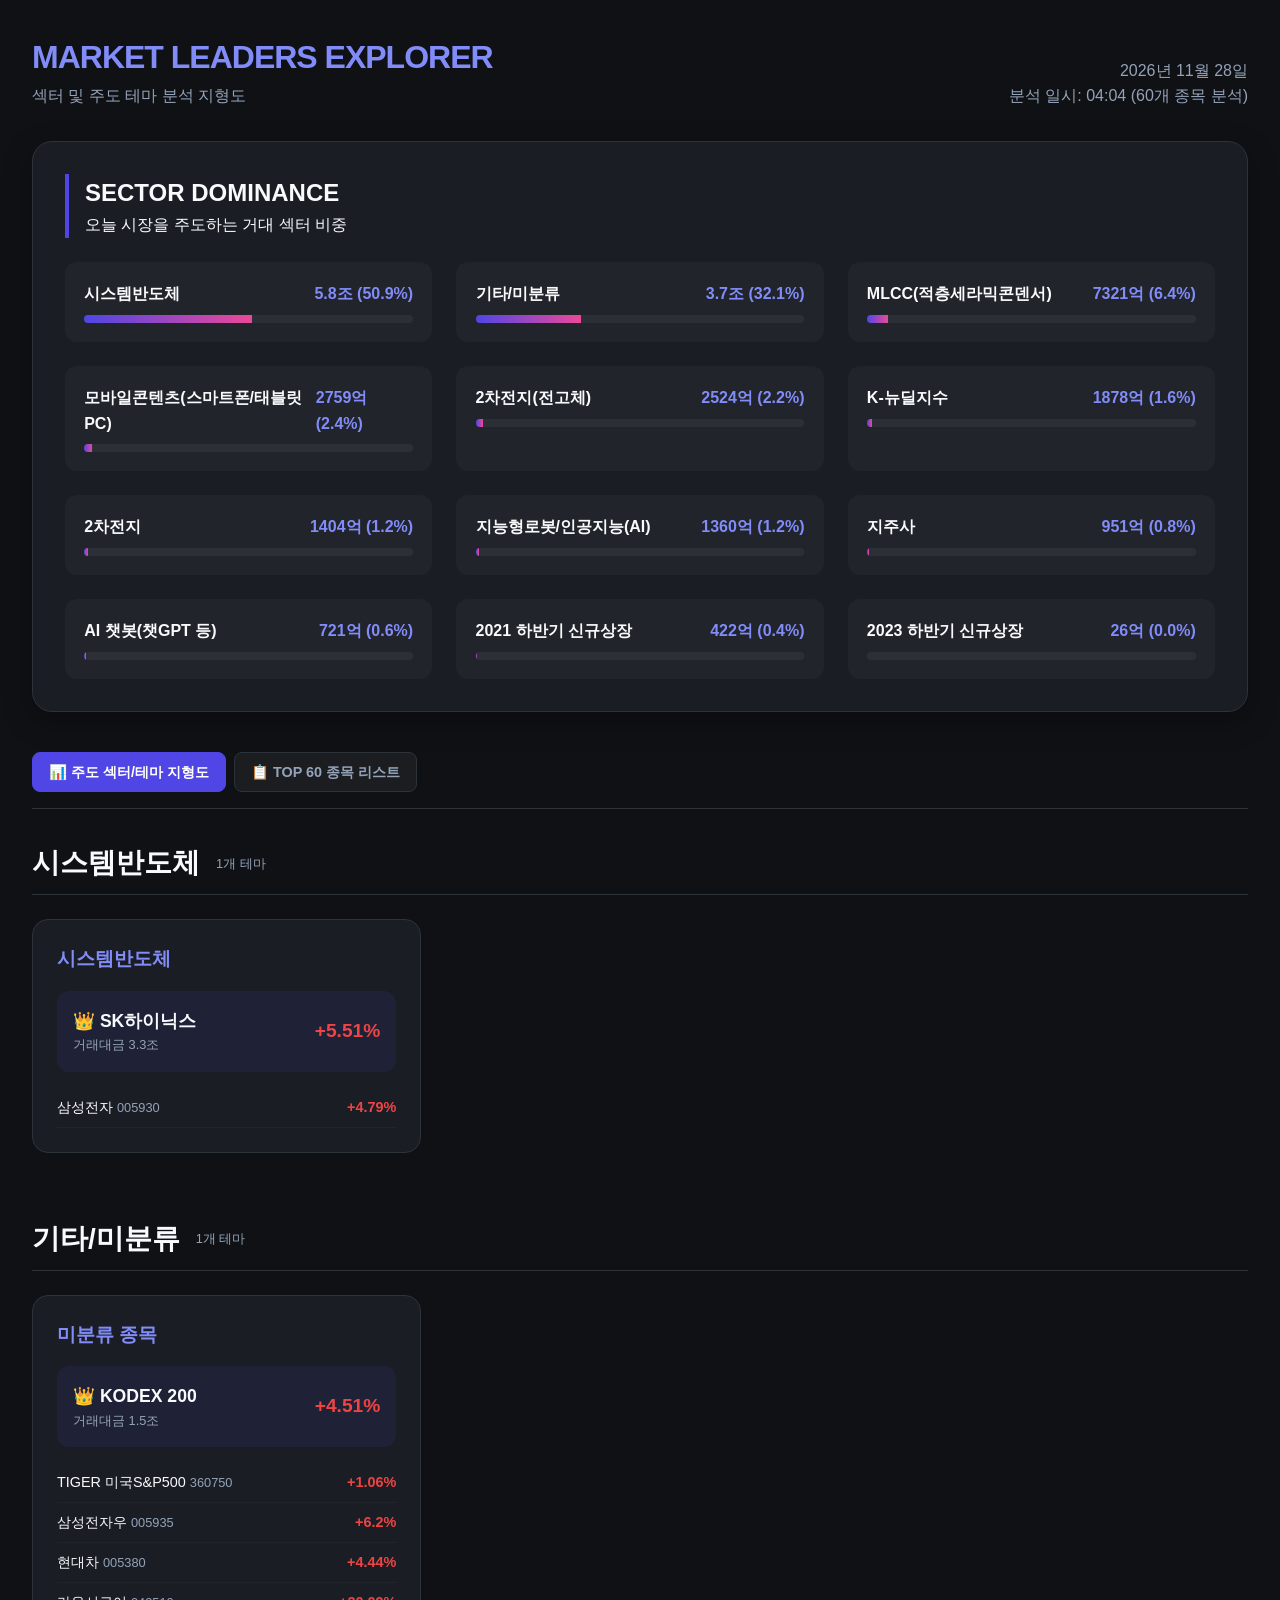
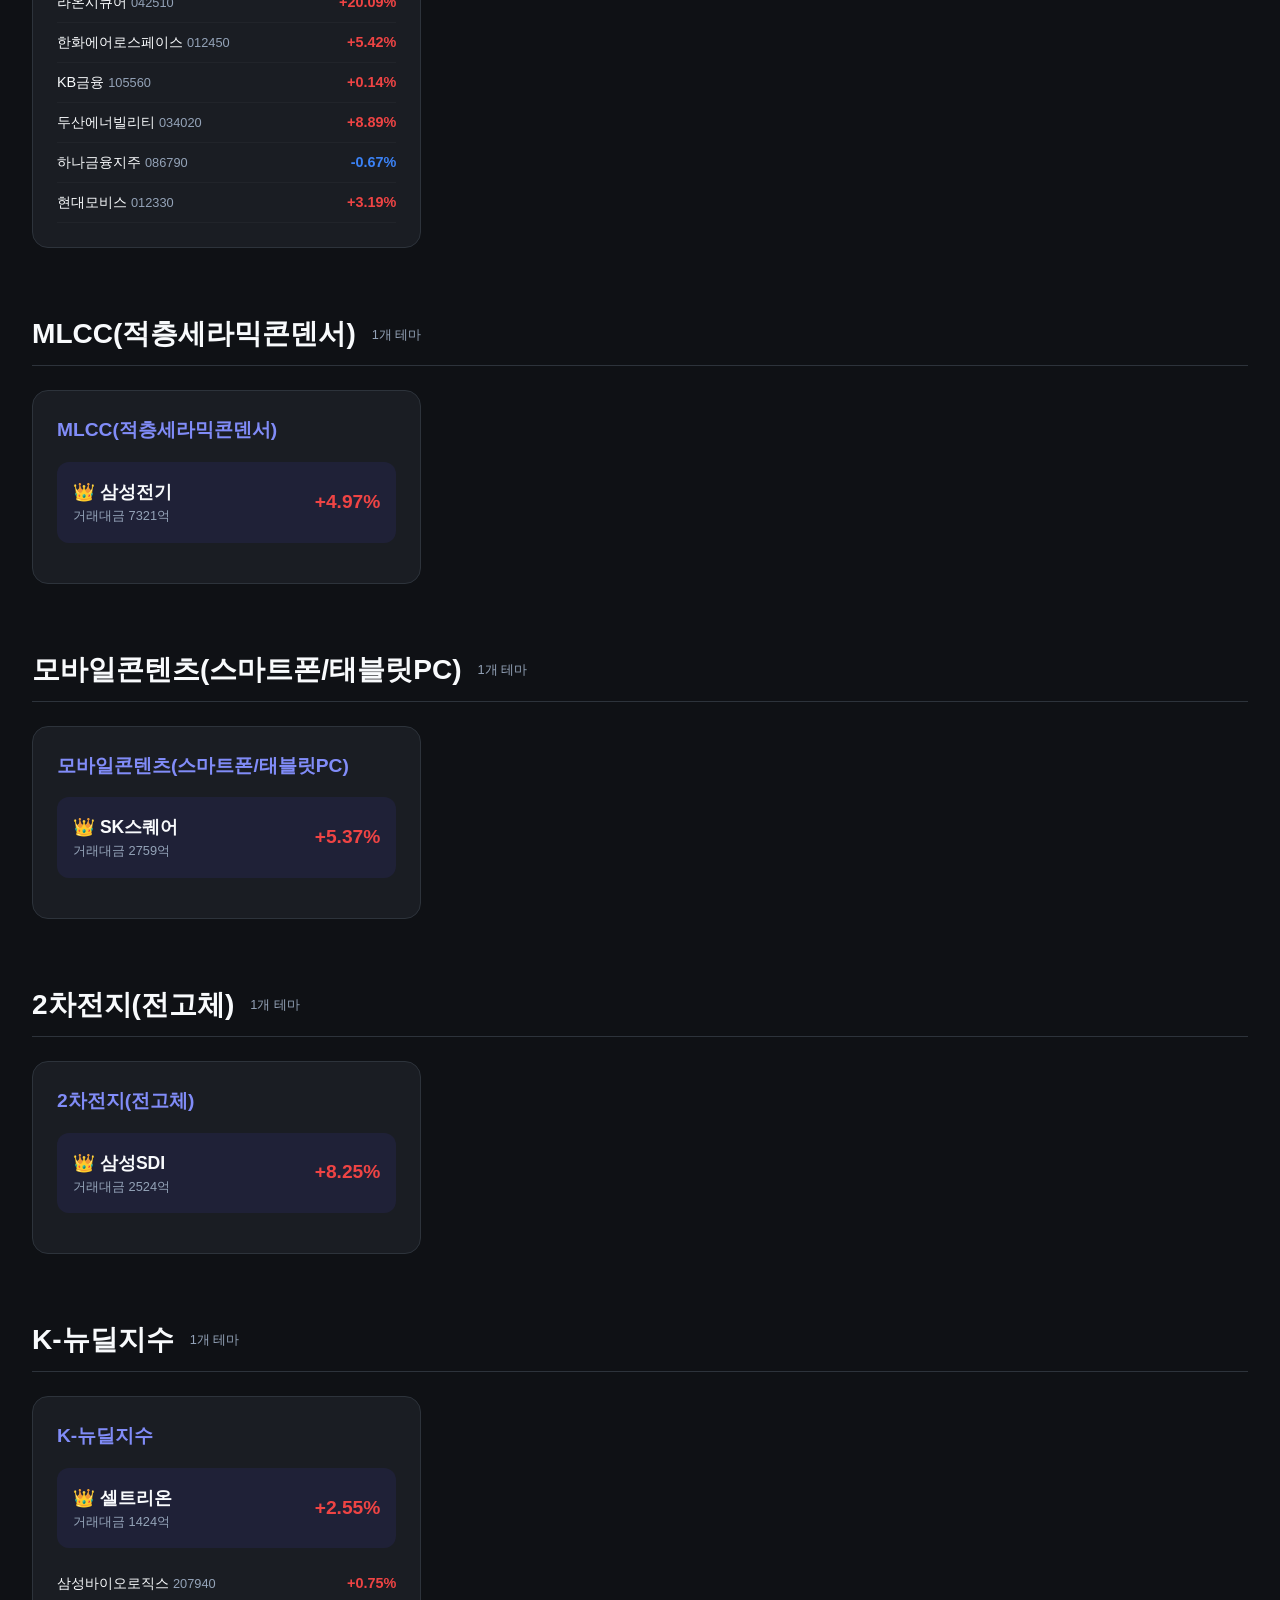
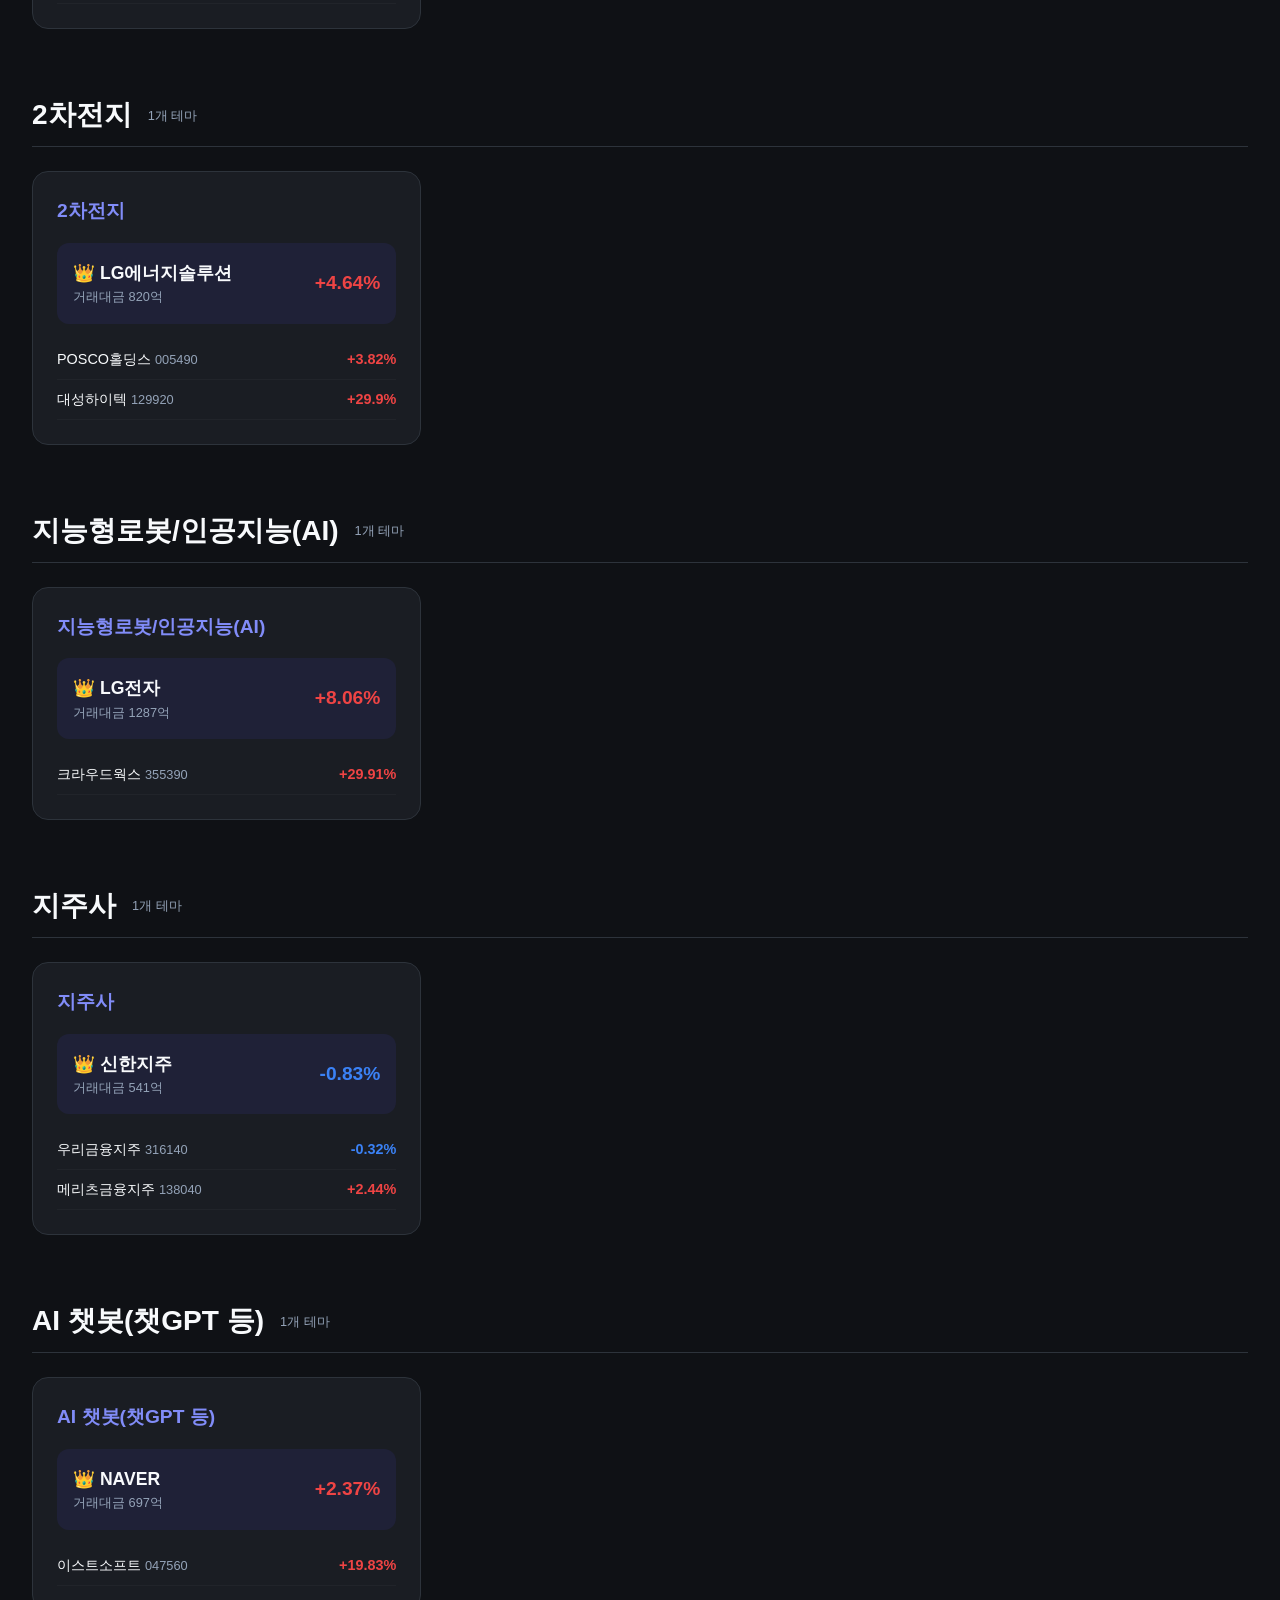
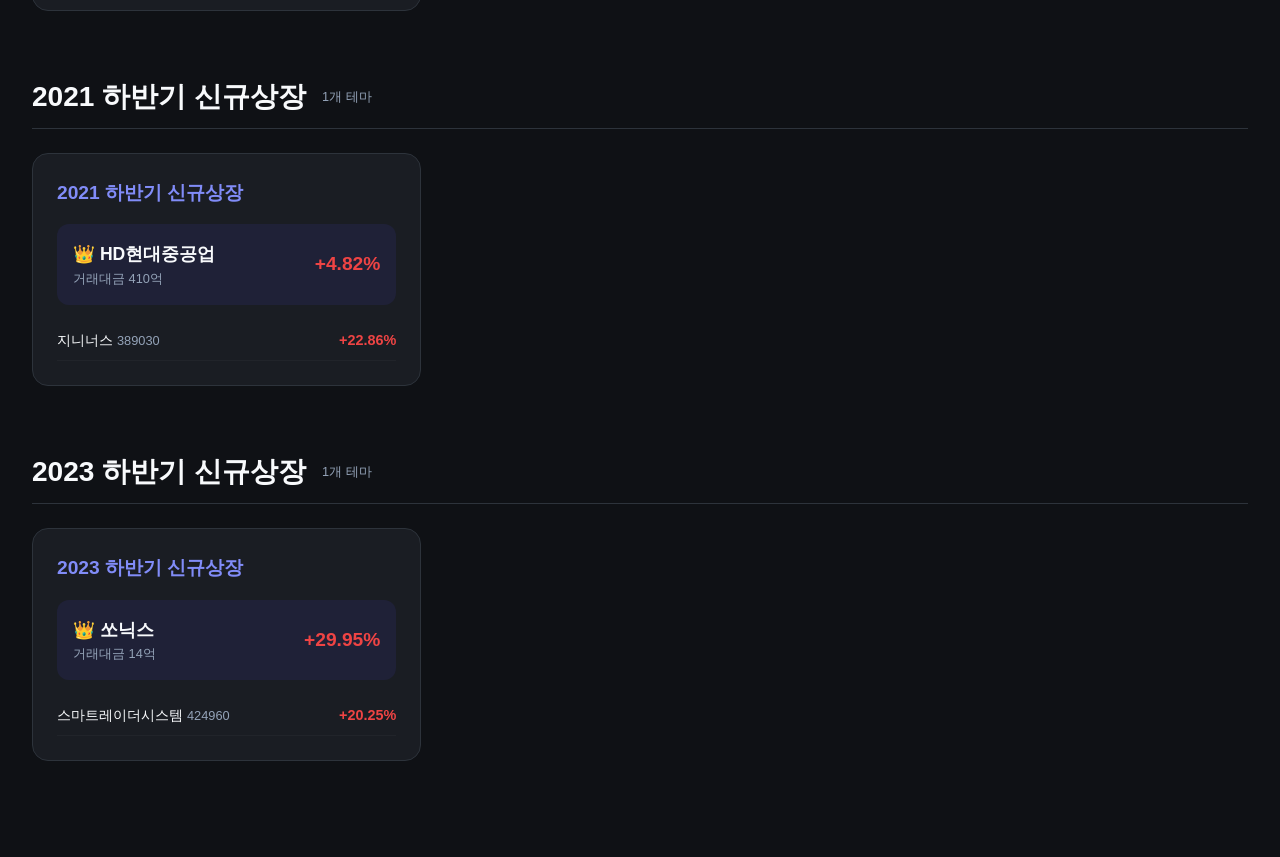
<file: index.html>
<!DOCTYPE html>
<html lang="ko">
<head>
    <meta charset="UTF-8">
    <meta name="viewport" content="width=device-width, initial-scale=1.0">
    <title>주도 섹터/테마 분석 지형도</title>
    <style>
        :root {
            --bg: #0f1115;
            --card-bg: #1a1d23;
            --primary: #4f46e5;
            --primary-light: #818cf8;
            --secondary: #ec4899;
            --text-main: #f8fafc;
            --text-dim: #94a3b8;
            --border: #2d333b;
            --up: #ef4444;
            --down: #3b82f6;
        }

        * { margin: 0; padding: 0; box-sizing: border-box; font-family: 'Pretendard', -apple-system, sans-serif; }
        body { background: var(--bg); color: var(--text-main); line-height: 1.6; padding: 2rem; }
        .container { max-width: 1400px; margin: 0 auto; }

        header { margin-bottom: 2rem; display: flex; justify-content: space-between; align-items: flex-end; }
        h1 { font-size: 2rem; letter-spacing: -1px; color: var(--primary-light); }
        .date-info { text-align: right; color: var(--text-dim); }

        /* Sector Board */
        .sector-board {
            background: var(--card-bg);
            border: 1px solid var(--border);
            border-radius: 20px;
            padding: 2rem;
            margin-bottom: 2.5rem;
            box-shadow: 0 10px 30px rgba(0,0,0,0.3);
        }
        .sector-title { margin-bottom: 1.5rem; border-left: 4px solid var(--primary); padding-left: 1rem; }
        .sector-grid { display: grid; grid-template-columns: repeat(auto-fill, minmax(300px, 1fr)); gap: 1.5rem; }
        .sector-card {
            background: rgba(255,255,255,0.03);
            padding: 1.2rem;
            border-radius: 12px;
        }
        .sec-top { display: flex; justify-content: space-between; margin-bottom: 0.5rem; font-weight: bold; }
        .progress-bg { height: 8px; background: rgba(255,255,255,0.05); border-radius: 4px; overflow: hidden; }
        .progress-fill { height: 100%; background: linear-gradient(90deg, var(--primary), var(--secondary)); transition: width 1s; }

        /* Theme Groups */
        .sector-group { margin-bottom: 4rem; }
        .group-header { font-size: 1.5rem; margin-bottom: 1.5rem; padding-bottom: 0.5rem; border-bottom: 1px solid var(--border); display: flex; align-items: center; gap: 1rem; }
        .theme-grid { display: grid; grid-template-columns: repeat(auto-fill, minmax(350px, 1fr)); gap: 1.5rem; }
        
        .theme-card {
            background: var(--card-bg);
            border: 1px solid var(--border);
            border-radius: 16px;
            padding: 1.5rem;
            transition: transform 0.3s;
        }
        .theme-card:hover { transform: translateY(-5px); border-color: var(--primary); }
        .theme-card h4 { font-size: 1.2rem; margin-bottom: 1rem; color: var(--primary-light); }
        
        .champion {
            background: rgba(79, 70, 229, 0.1);
            padding: 1rem;
            border-radius: 12px;
            margin-bottom: 1rem;
            display: flex;
            justify-content: space-between;
            align-items: center;
        }
        .champ-name { font-weight: bold; font-size: 1.1rem; }
        .stock-item { display: flex; justify-content: space-between; padding: 0.5rem 0; border-bottom: 1px solid rgba(255,255,255,0.03); font-size: 0.9rem; }
        
        .up { color: var(--up); font-weight: bold; }
        .down { color: var(--down); font-weight: bold; }
        .dim { color: var(--text-dim); font-size: 0.8rem; }

        /* Tabs and Table [NEW] */
        .tab-buttons { display: flex; gap: 0.5rem; margin-bottom: 2rem; border-bottom: 1px solid var(--border); padding-bottom: 1rem; overflow-x: auto; }
        .tab-btn { background: rgba(255,255,255,0.05); border: 1px solid var(--border); color: var(--text-dim); padding: 0.6rem 1rem; border-radius: 8px; cursor: pointer; font-weight: 600; white-space: nowrap; font-size: 0.9rem; }
        .tab-btn.active { background: var(--primary); color: white; border-color: var(--primary); }
        
        .table-wrapper { width: 100%; overflow-x: auto; -webkit-overflow-scrolling: touch; }
        table { width: 100%; border-collapse: collapse; margin-top: 1rem; background: var(--card-bg); border-radius: 12px; min-width: 600px; }
        th, td { padding: 0.8rem; text-align: left; border-bottom: 1px solid var(--border); }
        th { background: rgba(255,255,255,0.03); color: var(--primary-light); font-size: 0.85rem; letter-spacing: 1px; }
        tr:hover { background: rgba(255,255,255,0.02); }

        .hidden { display: none; }

        /* --- Mobile Optimization [NEW] --- */
        @media (max-width: 768px) {
            body { padding: 1rem; }
            header { flex-direction: column; align-items: flex-start; gap: 1rem; }
            h1 { font-size: 1.5rem; line-height: 1.2; }
            .date-info { text-align: left; font-size: 0.85rem; }
            
            .sector-board { padding: 1.2rem; margin-bottom: 1.5rem; }
            .sector-grid { grid-template-columns: 1fr; gap: 0.8rem; }
            .sector-card { padding: 1rem; }
            
            .group-header h3 { font-size: 1.2rem; }
            .theme-grid { grid-template-columns: 1fr; gap: 1rem; }
            .theme-card { padding: 1.2rem; }
            .theme-card h4 { font-size: 1.1rem; }
            
            .champ-name { font-size: 1rem; }
            .tab-btn { flex: 1; text-align: center; font-size: 0.85rem; padding: 0.6rem 0.5rem; }

            /* Table Mobile Optimization */
            table { min-width: 100% !important; font-size: 0.8rem; }
            th, td { padding: 0.6rem 0.4rem !important; }
            th:nth-child(1), td:nth-child(1) { display: none; } /* 순위 열 숨김 */
            td strong { font-size: 0.85rem; }
        }
    </style>
</head>
<body>
    <div class="container">
        <header>
            <div>
                <h1>MARKET LEADERS EXPLORER</h1>
                <p style="color: var(--text-dim);">섹터 및 주도 테마 분석 지형도</p>
            </div>
            <div class="date-info" id="meta-info">데이터 로딩 중...</div>
        </header>

        <section class="sector-board">
            <div class="sector-title">
                <h2>SECTOR DOMINANCE</h2>
                <p>오늘 시장을 주도하는 거대 섹터 비중</p>
            </div>
            <div id="sector-grid" class="sector-grid"></div>
        </section>

        <div class="tab-buttons">
            <button class="tab-btn active" onclick="showTab('theme-tab', this)">📊 주도 섹터/테마 지형도</button>
            <button class="tab-btn" onclick="showTab('list-tab', this)">📋 TOP 60 종목 리스트</button>
        </div>

        <div id="theme-tab" class="tab-content">
            <div id="main-content"></div>
        </div>

        <div id="list-tab" class="tab-content hidden">
            <div class="table-wrapper">
                <table>
                    <thead>
                        <tr>
                            <th>순위</th>
                            <th>종목명</th>
                            <th>현재가</th>
                            <th>등락률</th>
                            <th>거래대금</th>
                        </tr>
                    </thead>
                    <tbody id="top60-body"></tbody>
                </table>
            </div>
        </div>
    </div>

    <script>
        let globalData = null;

        async function loadData() {
            try {
                const res = await fetch('market_data.json?t=' + Date.now());
                const data = await res.json();
                globalData = data;
                render(data);
            } catch (e) {
                console.error("Data load failed:", e);
                document.getElementById('meta-info').innerHTML = "데이터를 불러올 수 없습니다.";
            }
        }

        function showTab(id, btn) {
            document.querySelectorAll('.tab-content').forEach(el => el.classList.add('hidden'));
            document.querySelectorAll('.tab-btn').forEach(el => el.classList.remove('active'));
            document.getElementById(id).classList.remove('hidden');
            btn.classList.add('active');
        }

        function render(data) {
            document.getElementById('meta-info').innerHTML = `${data.date}<br>분석 일시: ${data.generated_at} (${data.summary.top60_count}개 종목 분석)`;
            
            // 1. Sector Ranking
            const secGrid = document.getElementById('sector-grid');
            secGrid.innerHTML = '';
            const totalAmt = data.summary.total_amount;
            data.sectors.forEach(sec => {
                const ratio = ((sec.total_amount / totalAmt) * 100).toFixed(1);
                secGrid.innerHTML += `
                    <div class="sector-card">
                        <div class="sec-top"><span>${sec.sector}</span><span style="color:var(--primary-light)">${sec.total_str} (${ratio}%)</span></div>
                        <div class="progress-bg"><div class="progress-fill" style="width: ${ratio}%"></div></div>
                    </div>`;
            });

            // 2. Themes by Sector
            const main = document.getElementById('main-content');
            main.innerHTML = '';
            data.sectors.forEach(sec => {
                let html = `<section class="sector-group"><div class="group-header"><h3>${sec.sector}</h3><span class="dim">${sec.themes.length}개 테마</span></div><div class="theme-grid">`;
                sec.themes.forEach(t => {
                    const stocksHtml = t.stocks.map(s => `
                        <div class="stock-item"><span>${s.name} <span class="dim">${s.ticker}</span></span><span class="${s.change > 0 ? 'up' : 'down'}">${s.change > 0 ? '+' : ''}${s.change}%</span></div>
                    `).join('');
                    html += `
                        <div class="theme-card">
                            <h4>${t.theme}</h4>
                            <div class="champion">
                                <div><div class="champ-name">👑 ${t.champion.name}</div><div class="dim">거래대금 ${t.champion.amount_str}</div></div>
                                <div class="${t.champion.change > 0 ? 'up' : 'down'}" style="font-size: 1.2rem;">${t.champion.change > 0 ? '+' : ''}${t.champion.change}%</div>
                            </div>
                            <div class="stock-list">${stocksHtml}</div>
                        </div>`;
                });
                html += `</div></section>`;
                main.innerHTML += html;
            });

            // 3. Top 60 Table
            const tbody = document.getElementById('top60-body');
            tbody.innerHTML = '';
            data.top60.forEach((s, idx) => {
                tbody.innerHTML += `
                    <tr>
                        <td class="dim">#${idx+1}</td>
                        <td><strong>${s.name}</strong><br><span class="dim">${s.ticker}</span></td>
                        <td>${s.close.toLocaleString()}원</td>
                        <td class="${s.change > 0 ? 'up' : s.change < 0 ? 'down' : ''}">${s.change > 0 ? '+' : ''}${s.change}%</td>
                        <td>${s.amount_str}</td>
                    </tr>`;
            });
        }

        loadData();
    </script>
</body>
</html>
</file>
